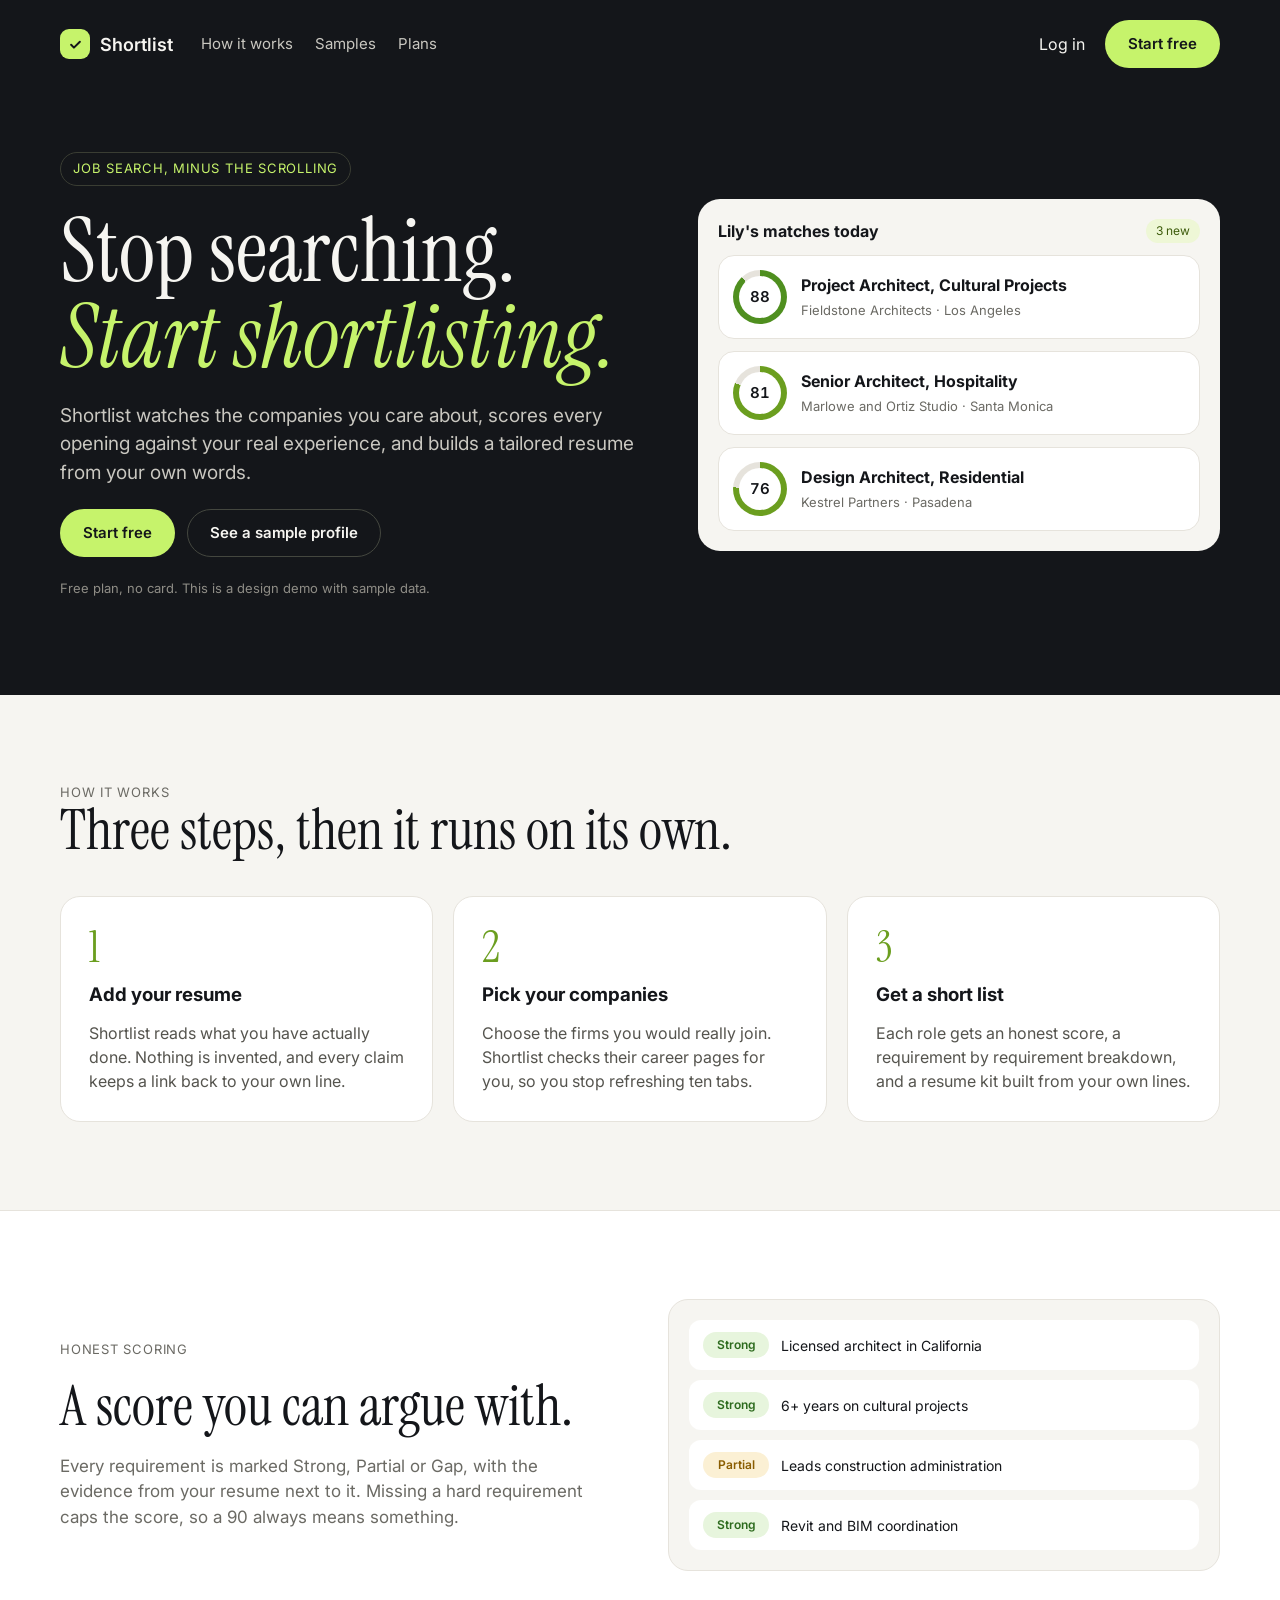
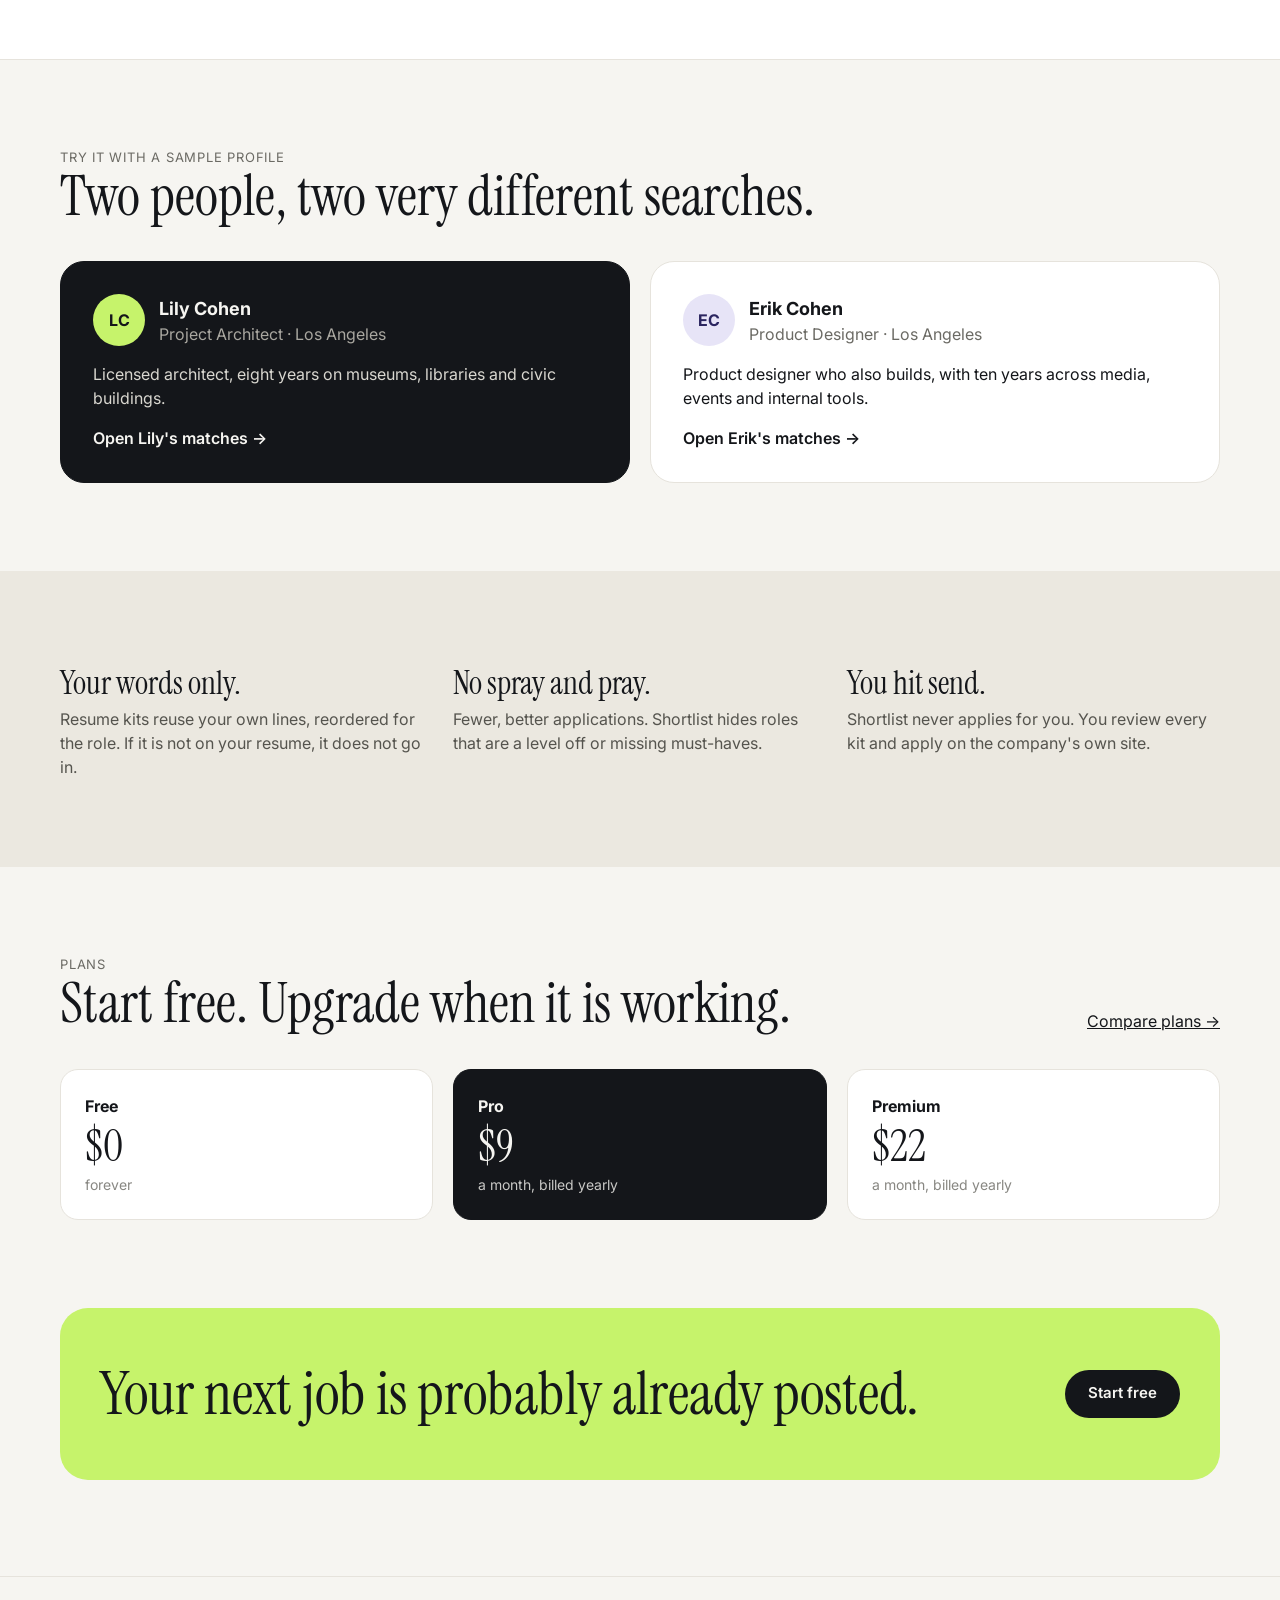
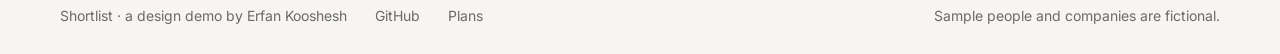
<file: index.html>
<!doctype html>
<html lang="en">
<head>
<meta charset="utf-8">
<meta name="viewport" content="width=device-width, initial-scale=1, viewport-fit=cover">
<title>Shortlist · Stop searching, start shortlisting</title>
<meta name="description" content="Shortlist watches the companies you care about, scores every opening against your real experience, and builds a tailored resume from your own words. Design demo by Erfan Kooshesh.">
<meta property="og:title" content="Shortlist">
<meta property="og:description" content="Stop searching. Start shortlisting. A job search tool design by Erfan Kooshesh.">
<meta property="og:image" content="screenshots/landing.png">
<meta name="theme-color" content="#14161a">
<link rel="icon" href="data:image/svg+xml,%3Csvg xmlns='http://www.w3.org/2000/svg' viewBox='0 0 32 32'%3E%3Crect width='32' height='32' rx='9' fill='%2314161a'/%3E%3Cpath d='M9 16.5l4.5 4.5L23 11.5' fill='none' stroke='%23c6f36b' stroke-width='3.4' stroke-linecap='round' stroke-linejoin='round'/%3E%3C/svg%3E">
<link rel="preconnect" href="https://fonts.googleapis.com">
<link rel="preconnect" href="https://fonts.gstatic.com" crossorigin>
<link rel="stylesheet" href="https://fonts.googleapis.com/css2?family=Inter:wght@400;500;600;700&family=Instrument+Serif:ital@0;1&display=swap">
<link rel="stylesheet" href="assets/app.css">
</head>
<body>
<div id="app"><noscript><p style="padding:24px">Shortlist needs JavaScript to run this demo.</p></noscript></div>
<script src="assets/data.js"></script>
<script src="assets/app.js"></script>
</body>
</html>
</file>
<file: assets/app.css>
/* Shortlist demo: one deliberate light look (ink, paper, lime), matching the real app */
:root{
  --ink:#14161a; --paper:#f6f5f1; --line:#e6e3dc; --sand:#ebe8e0; --muted:#6b6a64; --body:#55544e;
  --lime:#c6f36b; --lime-soft:#eef7d6; --lime-ink:#3e5c0c;
  --strong-bg:#e7f5dd; --strong:#2d6b1e; --partial-bg:#fbf0d4; --partial:#8a5d00; --gap-bg:#fbe4e1; --gap:#9b2c1f;
  --serif:"Instrument Serif", Georgia, serif; --sans:Inter, system-ui, -apple-system, "Segoe UI", sans-serif;
  color-scheme: light;
}
*{box-sizing:border-box}
html,body{margin:0}
body{background:var(--paper);color:var(--ink);font-family:var(--sans);-webkit-font-smoothing:antialiased;font-size:16px;line-height:1.5}
a{color:var(--ink)}a:hover{color:var(--lime-ink)}
button{font:inherit;cursor:pointer;color:inherit}
:focus-visible{outline:2px solid var(--ink);outline-offset:2px}
img{max-width:100%}
.wrap{max-width:1200px;margin:0 auto;padding-left:max(20px,env(safe-area-inset-left,0px));padding-right:max(20px,env(safe-area-inset-right,0px))}
.serif{font-family:var(--serif);font-weight:400}
.eyebrow{font-size:13px;letter-spacing:.06em;text-transform:uppercase;color:var(--muted)}
.muted{color:var(--muted)}
h1,h2,h3{margin:0;text-wrap:balance}
p{margin:0}

/* buttons */
.btn{display:inline-flex;align-items:center;justify-content:center;gap:8px;min-height:48px;padding:0 22px;border-radius:999px;border:1px solid transparent;font-weight:600;font-size:15px;text-decoration:none;background:none}
.btn-ink{background:var(--ink);color:var(--paper)}.btn-ink:hover{color:var(--lime)}
.btn-lime{background:var(--lime);color:var(--ink)}.btn-lime:hover{color:var(--ink);filter:brightness(.96)}
.btn-line{border-color:#d9d6ce;background:#fff}
.btn-ghost-dark{border-color:#44473f;color:var(--paper)}.btn-ghost-dark:hover{color:var(--lime)}
.btn-block{width:100%}

/* logo */
.logo{display:inline-flex;align-items:center;gap:10px;font-weight:600;font-size:18px;text-decoration:none}
.logo i{width:30px;height:30px;border-radius:9px;display:inline-flex;align-items:center;justify-content:center}
.logo.on-dark{color:var(--paper)} .logo.on-dark i{background:var(--lime)}
.logo.on-light i{background:var(--ink)}

/* landing */
.hero{background:var(--ink);color:var(--paper)}
.topnav{display:flex;flex-wrap:wrap;align-items:center;gap:14px 28px;padding-block:20px}
.topnav nav{display:flex;gap:22px;flex-wrap:wrap}
.topnav nav a{color:#c9c7c0;text-decoration:none;font-size:15px}.topnav nav a:hover{color:var(--lime)}
.topnav .right{margin-left:auto;display:flex;gap:8px;align-items:center}
.topnav .right a.plain{color:var(--paper);text-decoration:none;padding:10px 12px}
.hero-grid{display:flex;flex-wrap:wrap;gap:56px;align-items:center;padding-block:64px 96px}
.hero-copy{flex:1 1 460px;min-width:0;display:flex;flex-direction:column;gap:22px}
.pill-dark{align-self:flex-start;font-size:13px;letter-spacing:.06em;text-transform:uppercase;color:var(--lime);border:1px solid #3a3d33;padding:6px 12px;border-radius:999px}
.hero h1{font-family:var(--serif);font-weight:400;font-size:clamp(50px,7vw,88px);line-height:.98}
.hero h1 em{color:var(--lime)}
.hero .lede{font-size:19px;color:#c9c7c0;max-width:34em}
.hero .fine{font-size:13px;color:#8f8d86}
.ctas{display:flex;flex-wrap:wrap;gap:12px}
.hero-card{flex:1 1 400px;min-width:0;background:var(--paper);color:var(--ink);border-radius:22px;padding:20px;display:flex;flex-direction:column;gap:12px}
.mini{background:#fff;border:1px solid var(--line);border-radius:16px;padding:14px;display:flex;gap:14px;align-items:center}
.ring{--p:0;--c:#4f8f1f;width:54px;height:54px;border-radius:50%;background:conic-gradient(var(--c) calc(var(--p)*1%),var(--line) 0);display:inline-flex;align-items:center;justify-content:center;flex-shrink:0}
.ring b{width:42px;height:42px;border-radius:50%;background:#fff;display:inline-flex;align-items:center;justify-content:center;font-size:15px;font-weight:600;font-variant-numeric:tabular-nums}
.ring.lg{width:76px;height:76px}.ring.lg b{width:60px;height:60px;font-size:20px}
.chip{display:inline-flex;font-size:12px;padding:3px 10px;border-radius:999px;background:var(--lime-soft);color:var(--lime-ink)}
.chip.warn{background:var(--partial-bg);color:var(--partial)}
.section{padding-block:88px;display:flex;flex-direction:column;gap:36px}
.h2{font-family:var(--serif);font-weight:400;font-size:clamp(36px,5vw,56px);line-height:1.03}
.grid3{display:grid;grid-template-columns:repeat(auto-fit,minmax(260px,1fr));gap:20px}
.card{background:#fff;border:1px solid var(--line);border-radius:20px;padding:28px;display:flex;flex-direction:column;gap:12px}
.card .num{font-family:var(--serif);font-size:44px;line-height:1;color:#6b9e1f}
.card p{color:var(--body)}
.band{background:#fff;border-block:1px solid var(--line)}
.split{display:flex;flex-wrap:wrap;gap:56px;align-items:center;padding-block:88px}
.split>*{flex:1 1 420px;min-width:0}
.reqbox{background:var(--paper);border:1px solid var(--line);border-radius:20px;padding:20px;display:flex;flex-direction:column;gap:10px}
.reqrow{background:#fff;border-radius:12px;padding:12px 14px;display:flex;gap:12px;align-items:center;font-size:14px}
.badge{flex-shrink:0;width:66px;text-align:center;font-size:12px;font-weight:600;padding:4px 0;border-radius:999px}
.badge.Strong{background:var(--strong-bg);color:var(--strong)}.badge.Partial{background:var(--partial-bg);color:var(--partial)}.badge.Gap{background:var(--gap-bg);color:var(--gap)}
.persona{border-radius:24px;padding:32px;display:flex;flex-direction:column;gap:16px;text-decoration:none;border:1px solid var(--line);background:#fff;text-align:left}
.persona.dark{background:var(--ink);color:var(--paper);border-color:var(--ink)}
.persona.dark p{color:#d9d7d0}.persona.dark .muted{color:#a9a7a0}
.avatar{width:52px;height:52px;border-radius:50%;display:inline-flex;align-items:center;justify-content:center;font-weight:700;flex-shrink:0}
.av-l{background:var(--lime);color:var(--ink)}.av-e{background:#e7e4f7;color:#2b2560}
.promises{background:var(--sand)}
.promises .grid3 h3{font-family:var(--serif);font-weight:400;font-size:32px}
.promises p{color:var(--body)}
.plans-teaser .plan{border-radius:18px;padding:24px;display:flex;flex-direction:column;gap:6px;background:#fff;border:1px solid var(--line)}
.plans-teaser .plan.dark{background:var(--ink);color:var(--paper);border-color:var(--ink)}
.price{font-family:var(--serif);font-size:44px;line-height:1}
.cta-band{background:var(--lime);border-radius:28px;padding:56px 40px;display:flex;flex-wrap:wrap;gap:24px;align-items:center}
.cta-band h2{flex:1 1 420px;font-family:var(--serif);font-weight:400;font-size:clamp(34px,5vw,60px);line-height:1}
footer.site{border-top:1px solid var(--line);margin-top:96px}
footer.site .wrap{display:flex;flex-wrap:wrap;gap:12px 28px;padding-block:28px;font-size:14px;color:var(--muted)}
footer.site a{color:var(--muted);text-decoration:none}

/* auth */
.auth{min-height:100vh;display:flex;flex-wrap:wrap}
.auth aside{flex:1 1 440px;min-width:0;background:var(--ink);color:var(--paper);padding:40px clamp(20px,5vw,64px);display:flex;flex-direction:column;gap:36px}
.auth aside h1{font-family:var(--serif);font-weight:400;font-size:clamp(40px,5vw,64px);line-height:1}
.auth aside h1 em{color:var(--lime)}
.ticks{display:flex;flex-direction:column;gap:14px;color:#d9d7d0}
.ticks span{display:flex;gap:12px;align-items:flex-start}
.ticks i{width:24px;height:24px;border-radius:50%;background:var(--lime);display:inline-flex;align-items:center;justify-content:center;flex-shrink:0}
.auth main{flex:1 1 440px;min-width:0;padding:40px clamp(20px,5vw,72px);display:flex;flex-direction:column;justify-content:center}
.form{width:100%;max-width:420px;margin:0 auto;display:flex;flex-direction:column;gap:18px}
.field{display:flex;flex-direction:column;gap:6px}
.field label{font-size:14px;font-weight:500}
.field input{height:50px;border-radius:12px;border:1px solid #d9d6ce;background:#fff;padding:0 14px;font:inherit;font-size:15px}
.field .hint{font-size:12px;color:var(--muted)}
.or{display:flex;align-items:center;gap:12px;color:#8f8d86;font-size:13px}.or::before,.or::after{content:"";flex:1;height:1px;background:var(--line)}
.login-wrap{min-height:100vh;background:var(--ink);display:flex;flex-direction:column;align-items:center;gap:40px;padding:32px 16px 48px}
.login-card{width:100%;max-width:460px;background:var(--paper);border-radius:28px;padding:clamp(24px,5vw,44px);display:flex;flex-direction:column;gap:20px}
.error{color:var(--gap);font-size:13px}

/* onboarding */
.bars{display:grid;grid-template-columns:repeat(3,minmax(0,1fr));gap:8px}
.bars span{height:6px;border-radius:99px;background:#e0ddd5}.bars span.on{background:var(--ink)}
.ob{max-width:960px;margin:0 auto;display:flex;flex-direction:column;gap:28px;padding:40px 20px 80px}
.ob h1{font-family:var(--serif);font-weight:400;font-size:clamp(38px,5vw,60px);line-height:1}
.drop{background:#fff;border:2px dashed #c9c5ba;border-radius:24px;padding:40px 24px;display:flex;flex-direction:column;align-items:center;gap:10px;text-align:center}
.done-file{background:var(--ink);color:var(--paper);border-radius:20px;padding:18px 20px;display:flex;flex-wrap:wrap;gap:14px;align-items:center}
.chips{display:flex;flex-wrap:wrap;gap:10px}
.tog{min-height:44px;padding:0 18px;border-radius:999px;border:1px solid #d9d6ce;background:#fff;font-size:15px;font-weight:500}
.tog[aria-pressed="true"]{background:var(--ink);color:var(--paper);border-color:var(--ink)}
.firms{display:grid;grid-template-columns:repeat(auto-fill,minmax(230px,1fr));gap:12px}
.firm{text-align:left;display:flex;flex-direction:column;gap:4px;padding:16px 18px;border-radius:16px;background:#fff;border:1.5px solid var(--line)}
.firm[aria-pressed="true"]{background:var(--lime-soft);border-color:#6b9e1f}
.firm small{color:var(--muted);font-size:13px}

/* app */
.appbar{background:var(--ink);color:var(--paper);position:sticky;top:0;z-index:20}
.appbar .wrap{display:flex;align-items:center;gap:12px 22px;padding-block:12px;flex-wrap:wrap}
.tabs{display:flex;gap:4px}
.tabs a{padding:8px 14px;border-radius:999px;color:#c9c7c0;text-decoration:none;font-size:14px}
.tabs a[aria-current="page"]{background:var(--paper);color:var(--ink);font-weight:600}
.appbar .right{margin-left:auto;display:flex;gap:10px;align-items:center}
.who{display:flex;gap:6px;align-items:center;font-size:13px;color:#c9c7c0}
.who select{background:#26292e;color:var(--paper);border:1px solid #3a3d42;border-radius:999px;height:34px;padding:0 10px;font:inherit;font-size:13px}
.planbadge{font-size:12px;font-weight:700;background:var(--lime);color:var(--ink);padding:6px 12px;border-radius:999px;text-decoration:none}
.app-head{display:flex;flex-wrap:wrap;align-items:flex-end;gap:16px 32px;padding-block:28px 20px}
.app-head h1{font-family:var(--serif);font-weight:400;font-size:clamp(38px,5vw,56px);line-height:1}
.stats{display:flex;gap:26px;margin-left:auto}.stats b{display:block;font-size:26px}.stats small{font-size:12px;color:var(--muted)}
.filters{display:flex;flex-wrap:wrap;gap:8px;padding-bottom:16px;border-bottom:1px solid var(--line);margin-bottom:16px}
.seg{display:inline-flex;background:#fff;border:1px solid var(--line);border-radius:999px;padding:3px}
.seg button{border:0;background:none;padding:0 14px;height:34px;border-radius:999px;font-size:14px;font-weight:500;color:var(--body)}
.seg button[aria-pressed="true"]{background:var(--ink);color:var(--paper)}
.layout{display:flex;flex-wrap:wrap;gap:20px;align-items:flex-start;padding-bottom:64px}
.list{flex:1 1 360px;min-width:0;display:flex;flex-direction:column;gap:10px}
.job{display:flex;gap:14px;align-items:center;width:100%;padding:14px 16px;border-radius:18px;background:transparent;border:1.5px solid var(--line);text-align:left}
.job[aria-pressed="true"]{background:#fff;border-color:var(--ink)}
.job .t{font-weight:600;font-size:15px;display:block}
.job .m{font-size:13px;color:var(--muted);display:block}
.job .tags{display:flex;gap:6px;flex-wrap:wrap;margin-top:6px}
.upsell{background:var(--ink);color:var(--paper);border-radius:18px;padding:18px;display:flex;flex-direction:column;gap:4px;text-decoration:none}
.upsell span{font-size:13px;color:#c9c7c0}.upsell strong{color:var(--lime);font-size:13px}
.detail{flex:999 1 540px;min-width:0;background:#fff;border:1px solid var(--line);border-radius:24px;padding:clamp(20px,3vw,32px);display:flex;flex-direction:column;gap:20px}
.detail h2{font-family:var(--serif);font-weight:400;font-size:34px;line-height:1.05}
.verdict{border-radius:16px;padding:16px 18px;display:flex;flex-direction:column;gap:6px;background:var(--lime-soft)}
.verdict.mid{background:var(--partial-bg)}
.verdict b{font-size:14px}
.capnote{font-size:13px;color:var(--muted)}
.req{display:flex;gap:12px;align-items:flex-start;padding:12px 0;border-bottom:1px solid #efece5}
.req small{display:block;color:var(--muted);font-size:13px}
.actions{display:flex;flex-wrap:wrap;gap:10px}
.back{display:none}
.kanban{display:grid;grid-auto-flow:column;grid-auto-columns:minmax(230px,1fr);gap:12px;overflow-x:auto;padding-bottom:40px}
.col{background:#efede7;border-radius:18px;padding:10px;min-height:280px;display:flex;flex-direction:column;gap:8px}
.col h3{font-size:14px;padding:4px 6px}
.tcard{background:#fff;border:1px solid var(--line);border-radius:14px;padding:12px;display:flex;flex-direction:column;gap:6px}
.tcard .s{font-size:12px;font-weight:600;background:var(--lime-soft);color:var(--lime-ink);padding:2px 7px;border-radius:6px;align-self:flex-start}
.profile-grid{display:grid;grid-template-columns:repeat(auto-fit,minmax(300px,1fr));gap:16px;padding-bottom:64px}
.panel{background:#fff;border:1px solid var(--line);border-radius:20px;padding:22px;display:flex;flex-direction:column;gap:10px}
.panel ul{margin:0;padding-left:18px;color:var(--body);display:flex;flex-direction:column;gap:6px}
.toast{position:fixed;left:50%;bottom:calc(88px + env(safe-area-inset-bottom,0px));transform:translateX(-50%);background:var(--ink);color:var(--paper);padding:10px 18px;border-radius:999px;font-size:14px;z-index:60;max-width:92vw}
.bottomtabs{display:none}
.note-demo{font-size:12px;color:var(--muted)}

/* pricing */
.toggle{display:inline-flex;background:#fff;border:1px solid var(--line);border-radius:999px;padding:4px;gap:4px}
.toggle button{border:0;height:40px;padding:0 18px;border-radius:999px;font-size:14px;font-weight:600;background:none;color:var(--body)}
.toggle button[aria-pressed="true"]{background:var(--ink);color:var(--paper)}
.plans{display:grid;grid-template-columns:repeat(auto-fit,minmax(290px,1fr));gap:18px}
.plan-card{background:#fff;border:1px solid var(--line);border-radius:24px;padding:30px;display:flex;flex-direction:column;gap:16px;position:relative}
.plan-card.dark{background:var(--ink);color:var(--paper);border-color:var(--ink)}
.plan-card.dark .muted{color:#a9a7a0}
.plan-card ul{margin:0;padding:0;list-style:none;display:flex;flex-direction:column;gap:10px;font-size:14px}
.plan-card li{display:flex;gap:10px}.plan-card li::before{content:"✓";color:#6b9e1f;font-weight:700}
.plan-card.dark li::before{color:var(--lime)}
.ribbon{position:absolute;top:-13px;left:30px;background:var(--lime);color:var(--ink);font-size:12px;font-weight:700;padding:5px 12px;border-radius:999px}
.terms{background:var(--sand);border-radius:20px;padding:20px 22px;display:flex;flex-wrap:wrap;gap:10px 28px;font-size:14px}
.modal-bg{position:fixed;inset:0;background:rgba(20,22,26,.45);display:flex;align-items:center;justify-content:center;padding:16px;z-index:50}
.modal{width:100%;max-width:440px;background:var(--paper);border-radius:24px;padding:28px;display:flex;flex-direction:column;gap:16px}
.modal h2{font-family:var(--serif);font-weight:400;font-size:34px;line-height:1}
.sumrow{display:flex;justify-content:space-between;font-size:15px;padding:10px 0;border-bottom:1px solid var(--line)}

/* phone */
@media (max-width:760px){
  .appbar .tabs,.appbar .who span{display:none}
  .bottomtabs{display:grid;grid-template-columns:repeat(4,minmax(0,1fr));position:fixed;left:0;right:0;bottom:0;background:#fff;border-top:1px solid var(--line);padding:8px 8px calc(10px + env(safe-area-inset-bottom,0px));z-index:30}
  .bottomtabs a{display:flex;flex-direction:column;align-items:center;gap:3px;font-size:11px;color:var(--muted);text-decoration:none;padding-block:4px}
  .bottomtabs a[aria-current="page"]{color:var(--ink);font-weight:600}
  main.app{padding-bottom:96px}
  .stats{margin-left:0}
  .layout.has-sel .list{display:none}
  main.app:has(.layout.has-sel) .app-head, main.app:has(.layout.has-sel) .filters{display:none}
  main.app:has(.layout.has-sel){padding-top:16px}
  .layout:not(.has-sel) .detail{display:none}
  .back{display:inline-flex;align-items:center;gap:4px;border:0;background:none;padding:6px 0;font-size:15px;align-self:flex-start}
  .detail{border-radius:20px}
  .hero-grid{padding-block:32px 64px;gap:36px}
  .section,.split{padding-block:64px}
  .cta-band{padding:36px 24px}
}
@media (prefers-reduced-motion:no-preference){.view{animation:fi .2s ease-out}@keyframes fi{from{opacity:.4;transform:translateY(4px)}to{opacity:1;transform:none}}}
</file>
